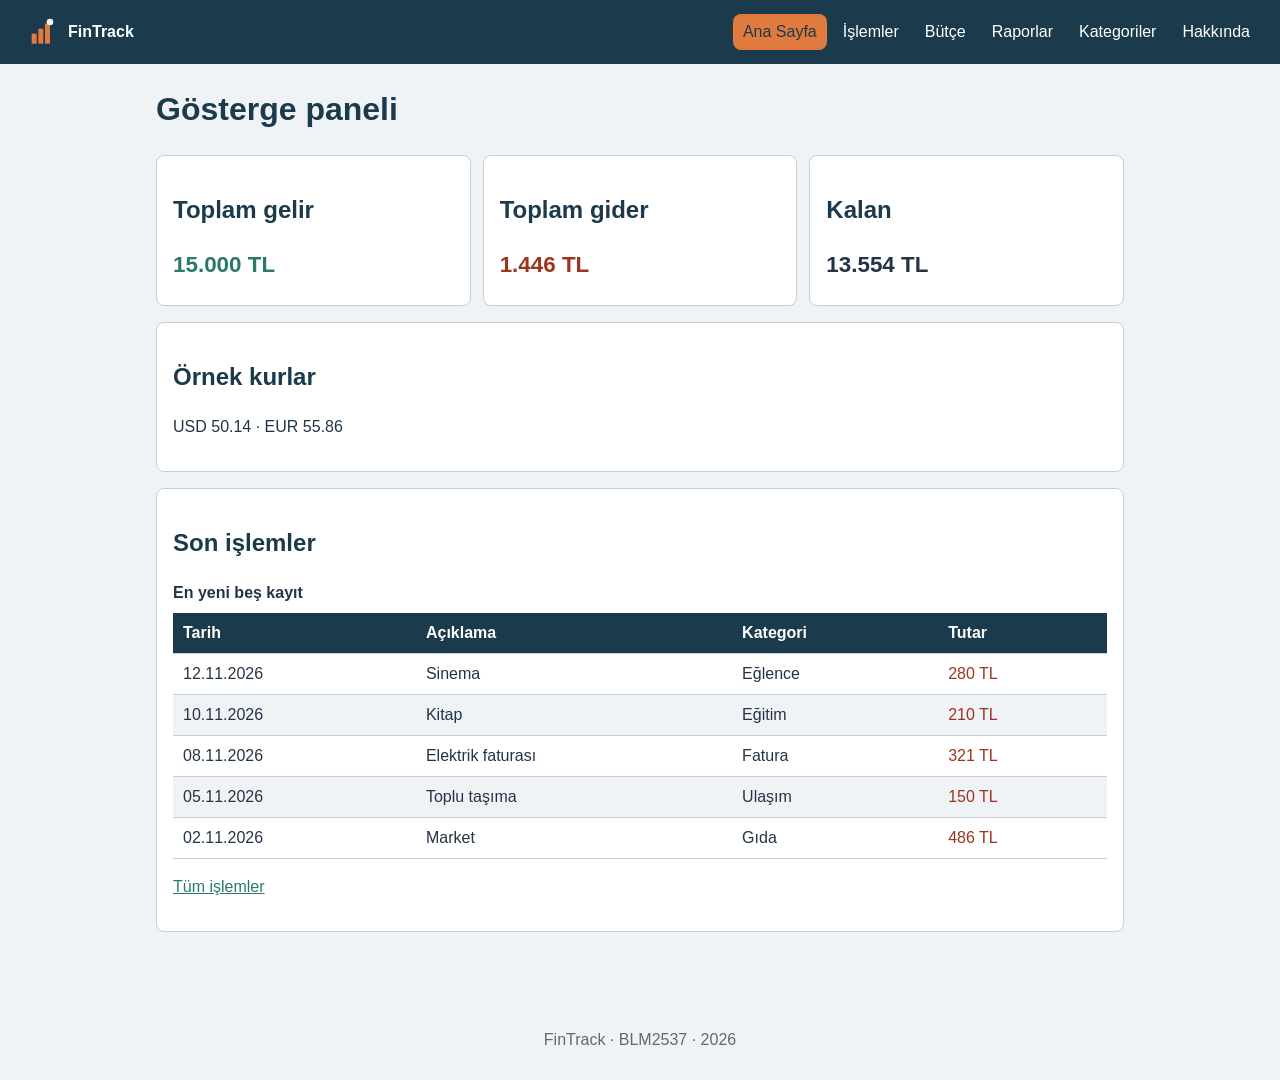
<file: index.html>
<!DOCTYPE html>
<html lang="tr">
<head>
  <meta charset="UTF-8">
  <meta name="viewport" content="width=device-width, initial-scale=1.0">
  <title>Ana Sayfa - FinTrack</title>
  <link rel="stylesheet" href="css/stil.css">
</head>
<body>
  <header>
    <a class="marka" href="index.html">
      <img src="img/logo.svg" alt="" width="40" height="40">
      FinTrack
    </a>
    <nav>
      <ul>
        <li><a href="index.html" class="aktif">Ana Sayfa</a></li>
        <li><a href="islemler.html">İşlemler</a></li>
        <li><a href="butce.html">Bütçe</a></li>
        <li><a href="raporlar.html">Raporlar</a></li>
        <li><a href="kategoriler.html">Kategoriler</a></li>
        <li><a href="hakkinda.html">Hakkında</a></li>
      </ul>
    </nav>
  </header>

  <main>
    <h1>Gösterge paneli</h1>

    <section class="kartlar">
      <article class="kutu">
        <h2>Toplam gelir</h2>
        <p class="tutar gelir">15.000 TL</p>
      </article>
      <article class="kutu">
        <h2>Toplam gider</h2>
        <p class="tutar gider">1.446 TL</p>
      </article>
      <article class="kutu">
        <h2>Kalan</h2>
        <p class="tutar">13.554 TL</p>
      </article>
    </section>

    <section class="kutu">
      <h2>Örnek kurlar</h2>
      <p>USD 50.14 · EUR 55.86</p>
    </section>

    <section class="kutu">
      <h2>Son işlemler</h2>
      <div class="tablo-kutu">
        <table>
          <caption>En yeni beş kayıt</caption>
          <thead>
            <tr>
              <th>Tarih</th>
              <th>Açıklama</th>
              <th>Kategori</th>
              <th>Tutar</th>
            </tr>
          </thead>
          <tbody>
            <tr>
              <td>12.11.2026</td>
              <td>Sinema</td>
              <td>Eğlence</td>
              <td class="gider">280 TL</td>
            </tr>
            <tr>
              <td>10.11.2026</td>
              <td>Kitap</td>
              <td>Eğitim</td>
              <td class="gider">210 TL</td>
            </tr>
            <tr>
              <td>08.11.2026</td>
              <td>Elektrik faturası</td>
              <td>Fatura</td>
              <td class="gider">321 TL</td>
            </tr>
            <tr>
              <td>05.11.2026</td>
              <td>Toplu taşıma</td>
              <td>Ulaşım</td>
              <td class="gider">150 TL</td>
            </tr>
            <tr>
              <td>02.11.2026</td>
              <td>Market</td>
              <td>Gıda</td>
              <td class="gider">486 TL</td>
            </tr>
          </tbody>
        </table>
      </div>
      <p><a href="islemler.html">Tüm işlemler</a></p>
    </section>
  </main>

  <footer>
    <p>FinTrack · BLM2537 · 2026</p>
  </footer>
</body>
</html>
</file>
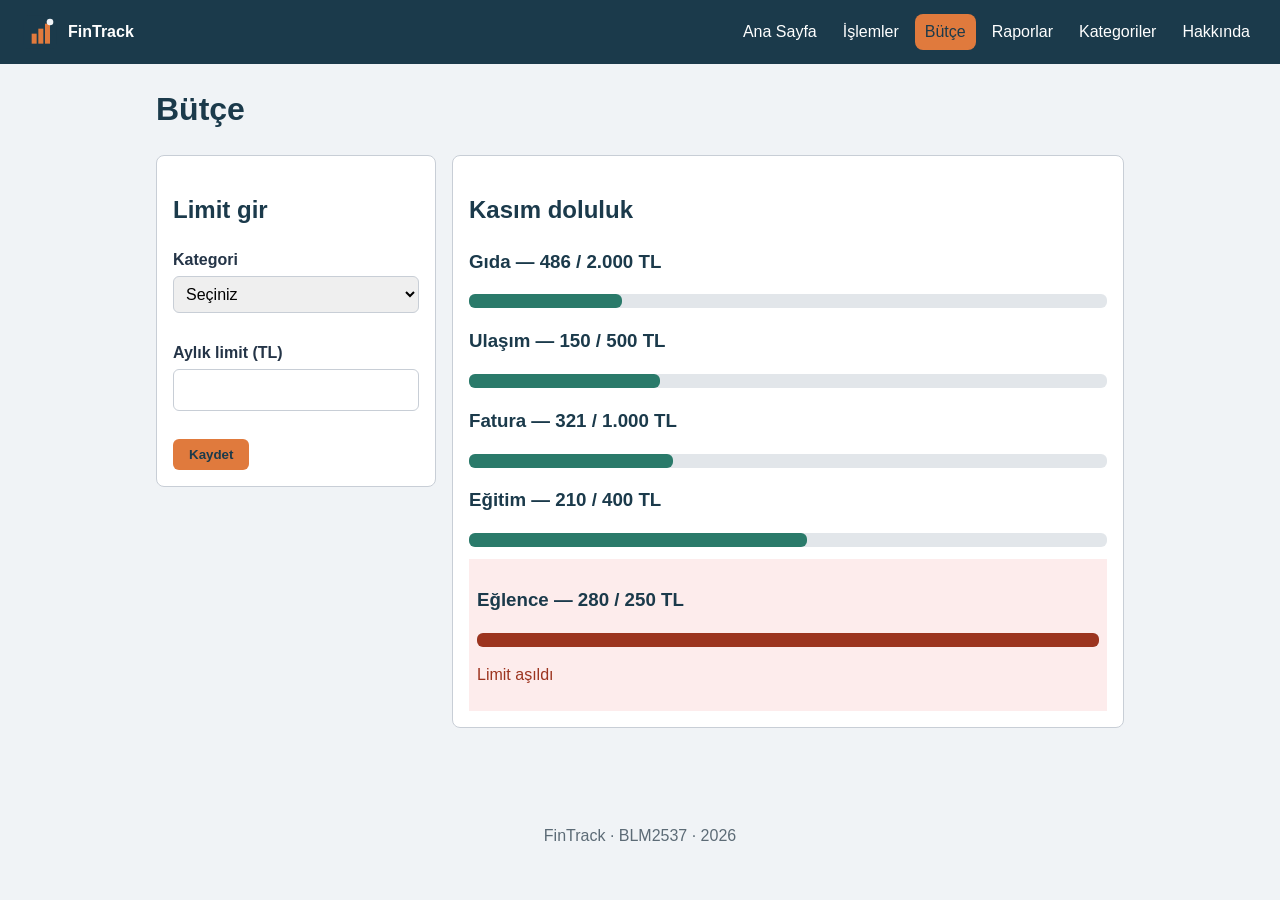
<file: butce.html>
<!DOCTYPE html>
<html lang="tr">
<head>
  <meta charset="UTF-8">
  <meta name="viewport" content="width=device-width, initial-scale=1.0">
  <title>Bütçe - FinTrack</title>
  <link rel="stylesheet" href="css/stil.css">
</head>
<body>
  <header>
    <a class="marka" href="index.html">
      <img src="img/logo.svg" alt="" width="40" height="40">
      FinTrack
    </a>
    <nav>
      <ul>
        <li><a href="index.html">Ana Sayfa</a></li>
        <li><a href="islemler.html">İşlemler</a></li>
        <li><a href="butce.html" class="aktif">Bütçe</a></li>
        <li><a href="raporlar.html">Raporlar</a></li>
        <li><a href="kategoriler.html">Kategoriler</a></li>
        <li><a href="hakkinda.html">Hakkında</a></li>
      </ul>
    </nav>
  </header>

  <main>
    <h1>Bütçe</h1>

    <div class="yan-yana">
      <section class="kutu">
        <h2>Limit gir</h2>
        <form method="get">
          <p>
            <label for="kategori">Kategori</label>
            <select id="kategori" name="kategori" required>
              <option value="">Seçiniz</option>
              <option value="gida">Gıda</option>
              <option value="ulasim">Ulaşım</option>
              <option value="fatura">Fatura</option>
              <option value="egitim">Eğitim</option>
              <option value="eglence">Eğlence</option>
            </select>
          </p>
          <p>
            <label for="limit">Aylık limit (TL)</label>
            <input type="number" id="limit" name="limit" min="1" required>
          </p>
          <button type="submit">Kaydet</button>
        </form>
      </section>

      <section class="kutu">
        <h2>Kasım doluluk</h2>

        <h3>Gıda — 486 / 2.000 TL</h3>
        <div class="cubuk"><span style="width: 24%"></span></div>

        <h3>Ulaşım — 150 / 500 TL</h3>
        <div class="cubuk"><span style="width: 30%"></span></div>

        <h3>Fatura — 321 / 1.000 TL</h3>
        <div class="cubuk"><span style="width: 32%"></span></div>

        <h3>Eğitim — 210 / 400 TL</h3>
        <div class="cubuk"><span style="width: 53%"></span></div>

        <div class="asildi">
          <h3>Eğlence — 280 / 250 TL</h3>
          <div class="cubuk"><span style="width: 100%"></span></div>
          <p class="uyari">Limit aşıldı</p>
        </div>
      </section>
    </div>
  </main>

  <footer>
    <p>FinTrack · BLM2537 · 2026</p>
  </footer>
</body>
</html>
</file>
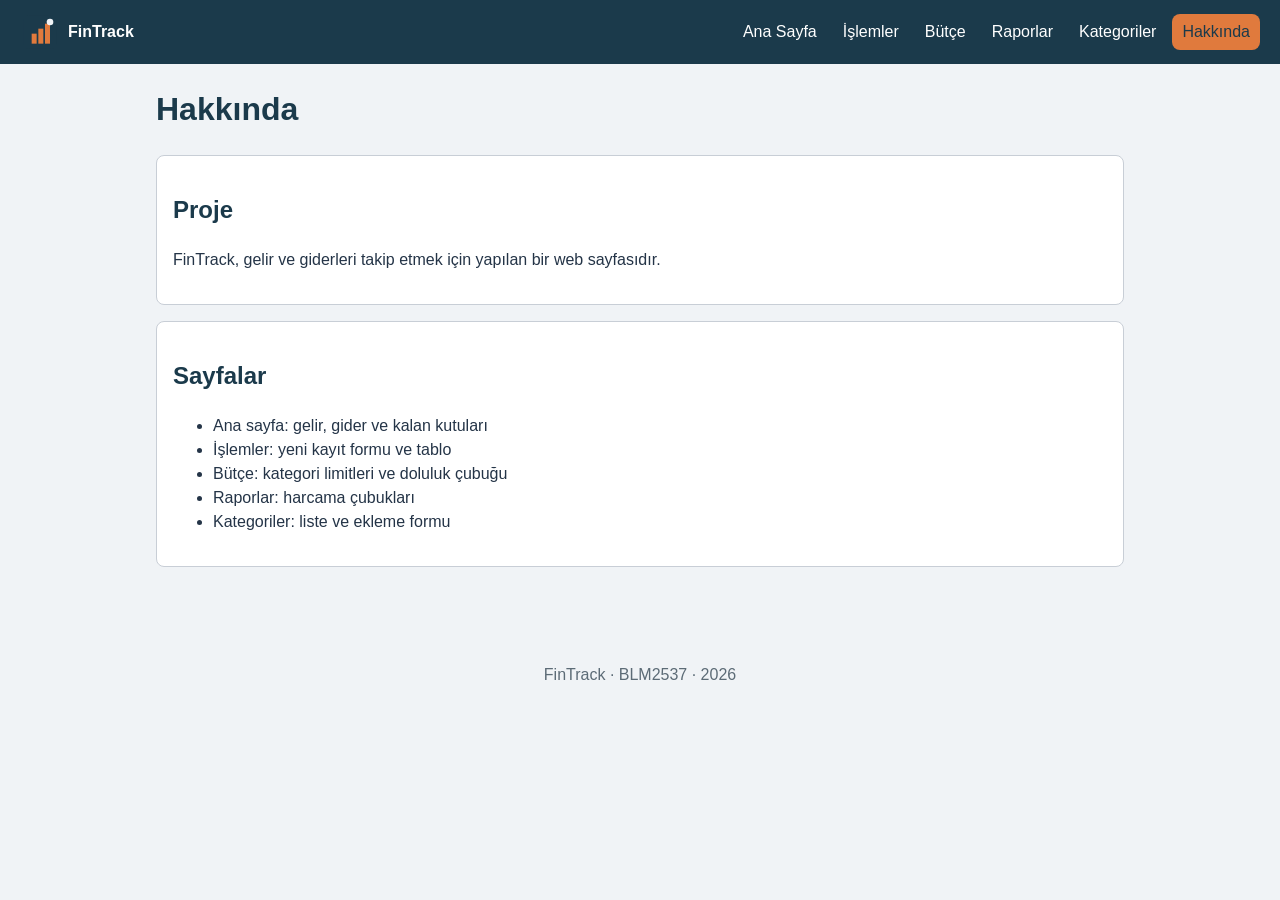
<file: hakkinda.html>
<!DOCTYPE html>
<html lang="tr">
<head>
  <meta charset="UTF-8">
  <meta name="viewport" content="width=device-width, initial-scale=1.0">
  <title>Hakkında - FinTrack</title>
  <link rel="stylesheet" href="css/stil.css">
</head>
<body>
  <header>
    <a class="marka" href="index.html">
      <img src="img/logo.svg" alt="" width="40" height="40">
      FinTrack
    </a>
    <nav>
      <ul>
        <li><a href="index.html">Ana Sayfa</a></li>
        <li><a href="islemler.html">İşlemler</a></li>
        <li><a href="butce.html">Bütçe</a></li>
        <li><a href="raporlar.html">Raporlar</a></li>
        <li><a href="kategoriler.html">Kategoriler</a></li>
        <li><a href="hakkinda.html" class="aktif">Hakkında</a></li>
      </ul>
    </nav>
  </header>

  <main>
    <h1>Hakkında</h1>

    <section class="kutu">
      <h2>Proje</h2>
      <p>
        FinTrack, gelir ve giderleri takip etmek için yapılan bir web sayfasıdır.
      </p>
    </section>

    <section class="kutu">
      <h2>Sayfalar</h2>
      <ul>
        <li>Ana sayfa: gelir, gider ve kalan kutuları</li>
        <li>İşlemler: yeni kayıt formu ve tablo</li>
        <li>Bütçe: kategori limitleri ve doluluk çubuğu</li>
        <li>Raporlar: harcama çubukları</li>
        <li>Kategoriler: liste ve ekleme formu</li>
      </ul>
    </section>
  </main>

  <footer>
    <p>FinTrack · BLM2537 · 2026</p>
  </footer>
</body>
</html>
</file>
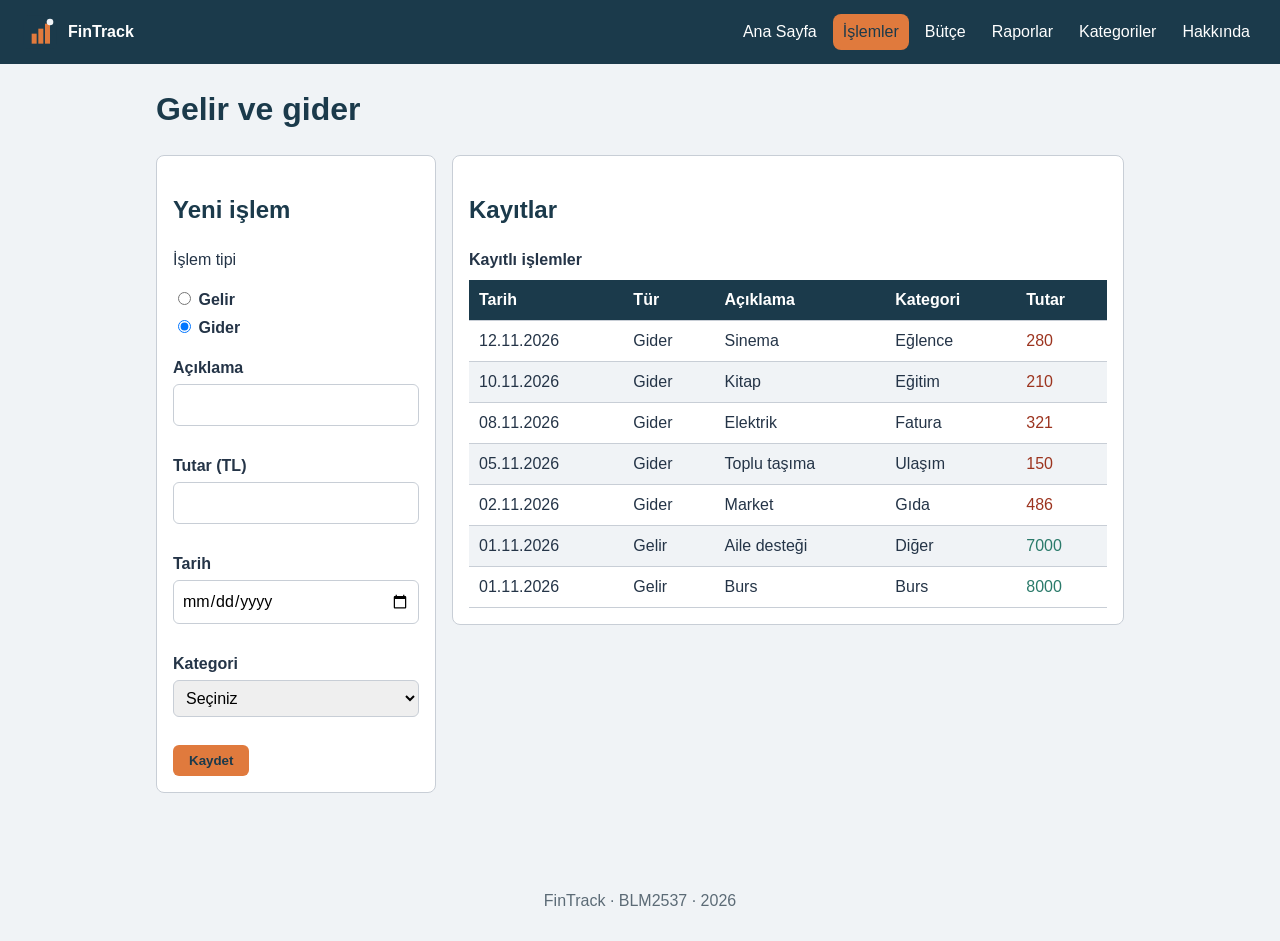
<file: islemler.html>
<!DOCTYPE html>
<html lang="tr">
<head>
  <meta charset="UTF-8">
  <meta name="viewport" content="width=device-width, initial-scale=1.0">
  <title>İşlemler - FinTrack</title>
  <link rel="stylesheet" href="css/stil.css">
</head>
<body>
  <header>
    <a class="marka" href="index.html">
      <img src="img/logo.svg" alt="" width="40" height="40">
      FinTrack
    </a>
    <nav>
      <ul>
        <li><a href="index.html">Ana Sayfa</a></li>
        <li><a href="islemler.html" class="aktif">İşlemler</a></li>
        <li><a href="butce.html">Bütçe</a></li>
        <li><a href="raporlar.html">Raporlar</a></li>
        <li><a href="kategoriler.html">Kategoriler</a></li>
        <li><a href="hakkinda.html">Hakkında</a></li>
      </ul>
    </nav>
  </header>

  <main>
    <h1>Gelir ve gider</h1>

    <div class="yan-yana">
      <section class="kutu">
        <h2>Yeni işlem</h2>
        <form id="islemFormu">
          <p>İşlem tipi</p>
          <label><input type="radio" name="tur" value="gelir"> Gelir</label>
          <label><input type="radio" name="tur" value="gider" checked> Gider</label>
          <p>
            <label for="aciklama">Açıklama</label>
            <input type="text" id="aciklama" name="aciklama" required>
          </p>
          <p>
            <label for="tutar">Tutar (TL)</label>
            <input type="number" id="tutar" name="tutar" min="0" step="0.01" required>
          </p>
          <p>
            <label for="tarih">Tarih</label>
            <input type="date" id="tarih" name="tarih" required>
          </p>
          <p>
            <label for="kategori">Kategori</label>
            <select id="kategori" name="kategori" required>
              <option value="">Seçiniz</option>
              <option value="gida">Gıda</option>
              <option value="ulasim">Ulaşım</option>
              <option value="fatura">Fatura</option>
              <option value="egitim">Eğitim</option>
              <option value="eglence">Eğlence</option>
              <option value="kira">Kira</option>
              <option value="burs">Burs</option>
            </select>
          </p>
          <button type="submit">Kaydet</button>
        </form>
      </section>

      <section class="kutu">
        <h2>Kayıtlar</h2>
        <div class="tablo-kutu">
          <table>
            <caption>Kayıtlı işlemler</caption>
            <thead>
              <tr>
                <th>Tarih</th>
                <th>Tür</th>
                <th>Açıklama</th>
                <th>Kategori</th>
                <th>Tutar</th>
              </tr>
            </thead>
            <tbody id="kayitlar"></tbody>
          </table>
        </div>
      </section>
    </div>
  </main>

  <footer>
    <p>FinTrack · BLM2537 · 2026</p>
  </footer>
  <script src="js/veri.js"></script>
  <script src="js/islemler.js"></script>
</body>
</html>
</file>
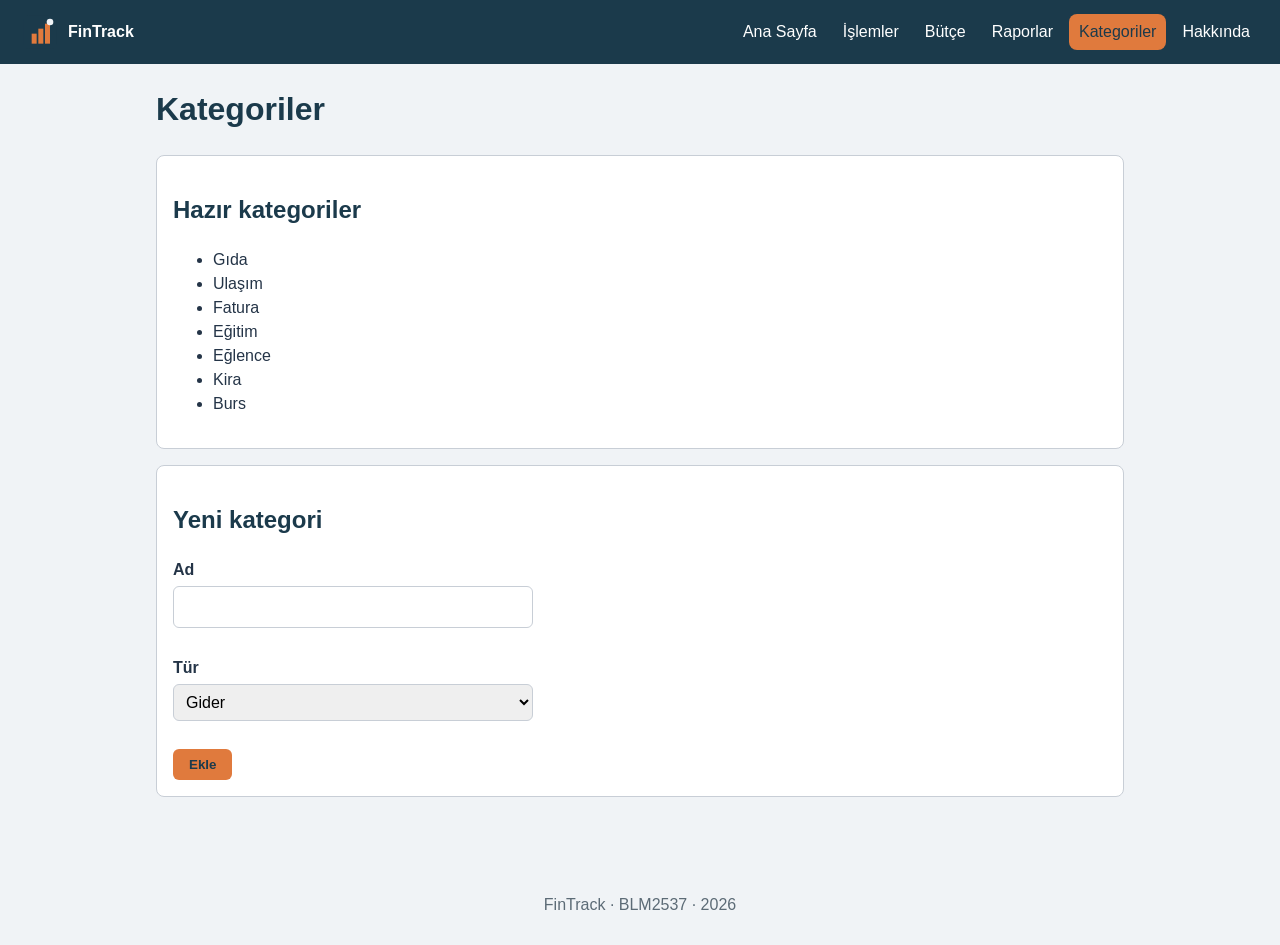
<file: kategoriler.html>
<!DOCTYPE html>
<html lang="tr">
<head>
  <meta charset="UTF-8">
  <meta name="viewport" content="width=device-width, initial-scale=1.0">
  <title>Kategoriler - FinTrack</title>
  <link rel="stylesheet" href="css/stil.css">
</head>
<body>
  <header>
    <a class="marka" href="index.html">
      <img src="img/logo.svg" alt="" width="40" height="40">
      FinTrack
    </a>
    <nav>
      <ul>
        <li><a href="index.html">Ana Sayfa</a></li>
        <li><a href="islemler.html">İşlemler</a></li>
        <li><a href="butce.html">Bütçe</a></li>
        <li><a href="raporlar.html">Raporlar</a></li>
        <li><a href="kategoriler.html" class="aktif">Kategoriler</a></li>
        <li><a href="hakkinda.html">Hakkında</a></li>
      </ul>
    </nav>
  </header>

  <main>
    <h1>Kategoriler</h1>

    <section class="kutu">
      <h2>Hazır kategoriler</h2>
      <ul>
        <li>Gıda</li>
        <li>Ulaşım</li>
        <li>Fatura</li>
        <li>Eğitim</li>
        <li>Eğlence</li>
        <li>Kira</li>
        <li>Burs</li>
      </ul>
    </section>

    <section class="kutu">
      <h2>Yeni kategori</h2>
      <form method="get">
        <p>
          <label for="ad">Ad</label>
          <input type="text" id="ad" name="ad" required>
        </p>
        <p>
          <label for="tur">Tür</label>
          <select id="tur" name="tur">
            <option value="gider">Gider</option>
            <option value="gelir">Gelir</option>
          </select>
        </p>
        <button type="submit">Ekle</button>
      </form>
    </section>
  </main>

  <footer>
    <p>FinTrack · BLM2537 · 2026</p>
  </footer>
</body>
</html>
</file>
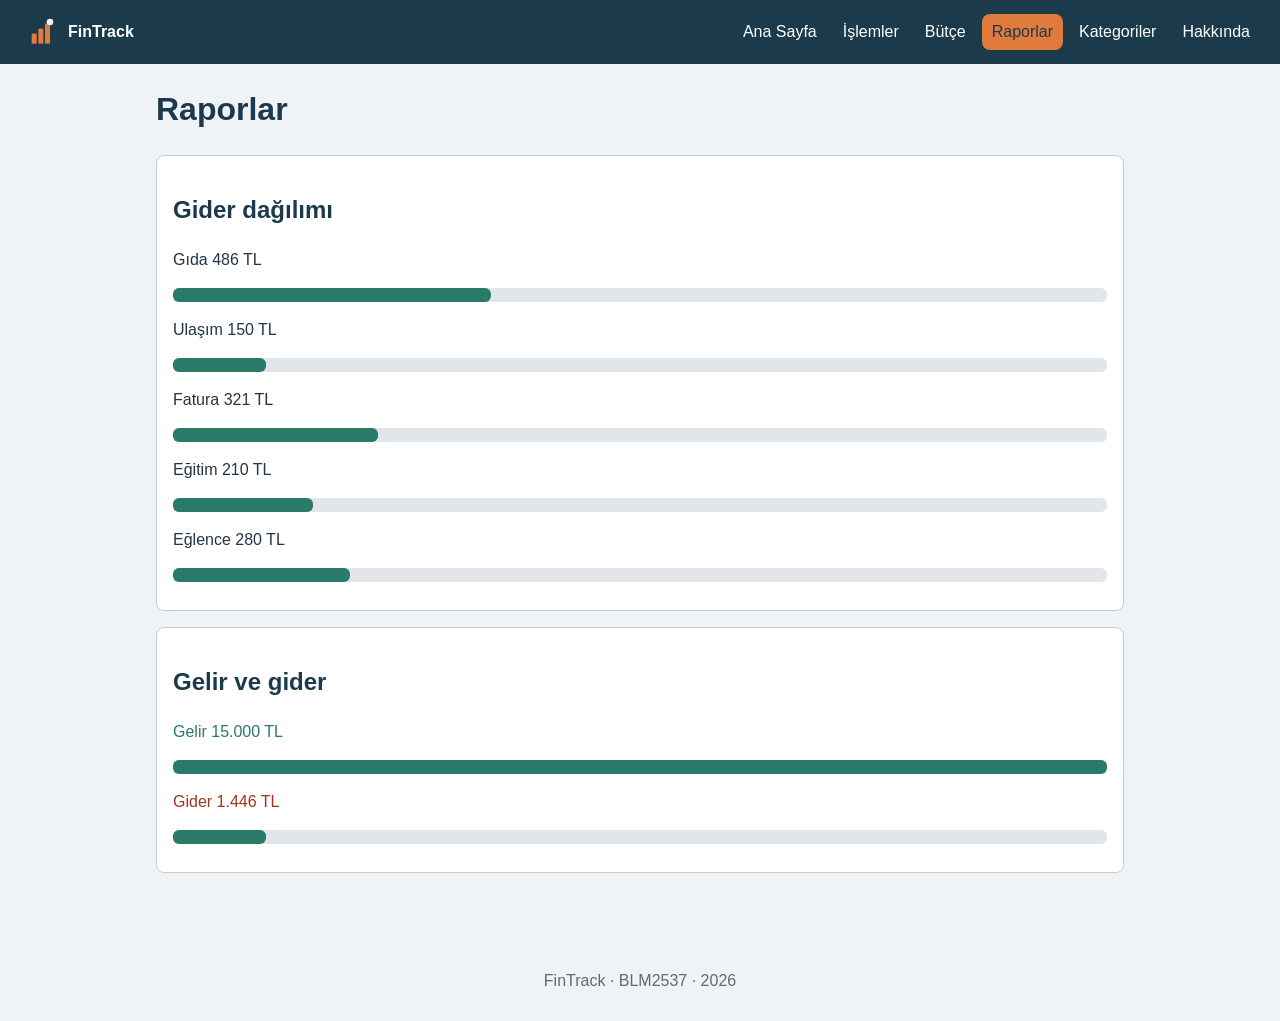
<file: raporlar.html>
<!DOCTYPE html>
<html lang="tr">
<head>
  <meta charset="UTF-8">
  <meta name="viewport" content="width=device-width, initial-scale=1.0">
  <title>Raporlar - FinTrack</title>
  <link rel="stylesheet" href="css/stil.css">
</head>
<body>
  <header>
    <a class="marka" href="index.html">
      <img src="img/logo.svg" alt="" width="40" height="40">
      FinTrack
    </a>
    <nav>
      <ul>
        <li><a href="index.html">Ana Sayfa</a></li>
        <li><a href="islemler.html">İşlemler</a></li>
        <li><a href="butce.html">Bütçe</a></li>
        <li><a href="raporlar.html" class="aktif">Raporlar</a></li>
        <li><a href="kategoriler.html">Kategoriler</a></li>
        <li><a href="hakkinda.html">Hakkında</a></li>
      </ul>
    </nav>
  </header>

  <main>
    <h1>Raporlar</h1>
    
    <section class="kutu">
      <h2>Gider dağılımı</h2>
      <p>Gıda 486 TL</p>
      <div class="cubuk"><span style="width: 34%"></span></div>
      <p>Ulaşım 150 TL</p>
      <div class="cubuk"><span style="width: 10%"></span></div>
      <p>Fatura 321 TL</p>
      <div class="cubuk"><span style="width: 22%"></span></div>
      <p>Eğitim 210 TL</p>
      <div class="cubuk"><span style="width: 15%"></span></div>
      <p>Eğlence 280 TL</p>
      <div class="cubuk"><span style="width: 19%"></span></div>
    </section>

    <section class="kutu">
      <h2>Gelir ve gider</h2>
      <p class="gelir">Gelir 15.000 TL</p>
      <div class="cubuk"><span style="width: 100%"></span></div>
      <p class="gider">Gider 1.446 TL</p>
      <div class="cubuk"><span style="width: 10%"></span></div>
    </section>
  </main>

  <footer>
    <p>FinTrack · BLM2537 · 2026</p>
  </footer>
</body>
</html>
</file>
<file: css/stil.css>
* {
  box-sizing: border-box;
}

:root {
  --ana-renk: #1B3A4B;
  --vurgu-renk: #E07A3D;
  --yesil: #2A7A6A;
  --kirmizi: #9C341F;
  --zemin: #F0F3F6;
  --metin: #243447;
  --kenar: #C8CED6;
}

body {
  margin: 0;
  font-family: Arial, sans-serif;
  line-height: 1.5;
  color: var(--metin);
  background-color: var(--zemin);
}

h1, h2, h3 {
  color: var(--ana-renk);
}

a {
  color: var(--yesil);
}

header {
  display: flex;
  align-items: center;
  gap: 16px;
  flex-wrap: wrap;
  padding: 12px 20px;
  background-color: var(--ana-renk);
  color: white;
}

.marka {
  display: flex;
  align-items: center;
  gap: 8px;
  color: white;
  text-decoration: none;
  font-weight: bold;
}

nav ul {
  display: flex;
  flex-wrap: wrap;
  gap: 6px;
  margin: 0;
  padding: 0;
  list-style: none;
}

nav {
  margin-left: auto;
}

nav a {
  display: block;
  padding: 6px 10px;
  color: white;
  text-decoration: none;
}

nav a:hover,
nav a.aktif {
  background-color: var(--vurgu-renk);
  color: var(--ana-renk);
  border-radius: 8px;
}

main {
  max-width: 1000px;
  margin: 20px auto;
  padding: 0 16px 32px;
}

.kartlar {
  display: grid;
  grid-template-columns: repeat(3, 1fr);
  gap: 12px;
}

.yan-yana {
  display: grid;
  grid-template-columns: 280px 1fr;
  gap: 16px;
  align-items: start;
}

.kutu {
  background: white;
  border: 1px solid var(--kenar);
  border-radius: 8px;
  padding: 16px;
  margin-bottom: 16px;
}

.tutar {
  font-size: 1.4rem;
  font-weight: bold;
  margin: 8px 0;
}

.gelir {
  color: var(--yesil);
}

.gider {
  color: var(--kirmizi);
}

label {
  display: block;
  margin-bottom: 4px;
  font-weight: bold;
}

input,
select,
textarea {
  width: 100%;
  max-width: 360px;
  padding: 8px;
  margin-bottom: 12px;
  border: 1px solid var(--kenar);
  border-radius: 6px;
  font: inherit;
}

input[type="radio"] {
  width: auto;
  max-width: none;
  margin-bottom: 0;
}

input:focus,
select:focus,
textarea:focus {
  outline: 2px solid var(--vurgu-renk);
}

button {
  padding: 8px 16px;
  border: none;
  border-radius: 6px;
  background-color: var(--vurgu-renk);
  color: var(--ana-renk);
  font-weight: bold;
  cursor: pointer;
}

button:hover {
  background-color: var(--ana-renk);
  color: white;
}

.tablo-kutu {
  overflow-x: auto;
}

table {
  width: 100%;
  border-collapse: collapse;
}

caption {
  text-align: left;
  font-weight: bold;
  margin-bottom: 8px;
}

th,
td {
  padding: 8px 10px;
  text-align: left;
  border-bottom: 1px solid var(--kenar);
}

th {
  background-color: var(--ana-renk);
  color: white;
}

tbody tr:nth-child(even) {
  background-color: var(--zemin);
}

.cubuk {
  height: 14px;
  margin-bottom: 12px;
  background-color: #E2E6EA;
  border-radius: 6px;
}

.cubuk span {
  display: block;
  height: 14px;
  background-color: var(--yesil);
  border-radius: 6px;
}

.asildi {
  margin-top: 8px;
  padding: 8px;
  background-color: #FDECEC;
}

.asildi .cubuk span {
  background-color: var(--kirmizi);
}

.uyari {
  color: var(--kirmizi);
  /*font-weight: bold;*/
}

footer {
  text-align: center;
  padding: 12px;
  color: #5c6b76;
}

@media (max-width: 700px) {
  header {
    flex-direction: column;
    align-items: flex-start;
  }

  nav {
    margin-left: 0;
  }

  .kartlar,
  .yan-yana {
    grid-template-columns: 1fr;
  }
}
</file>
